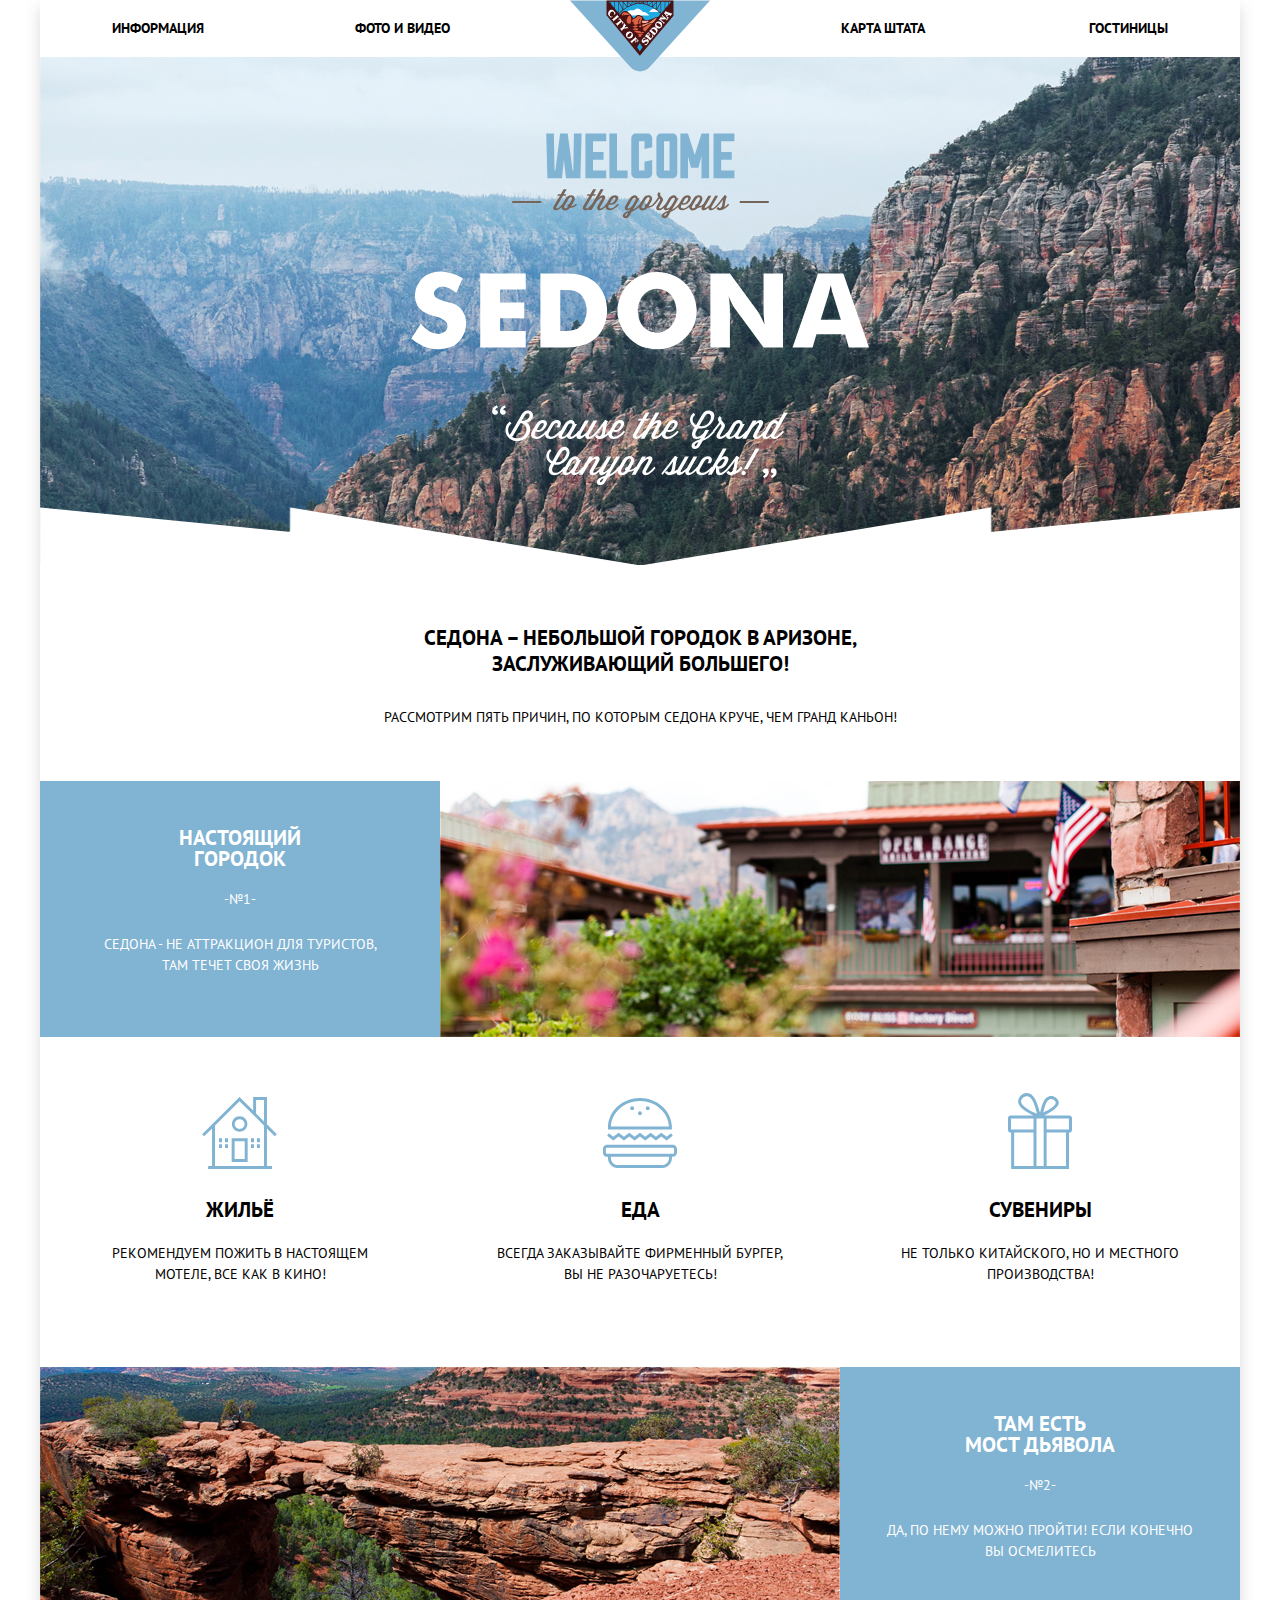
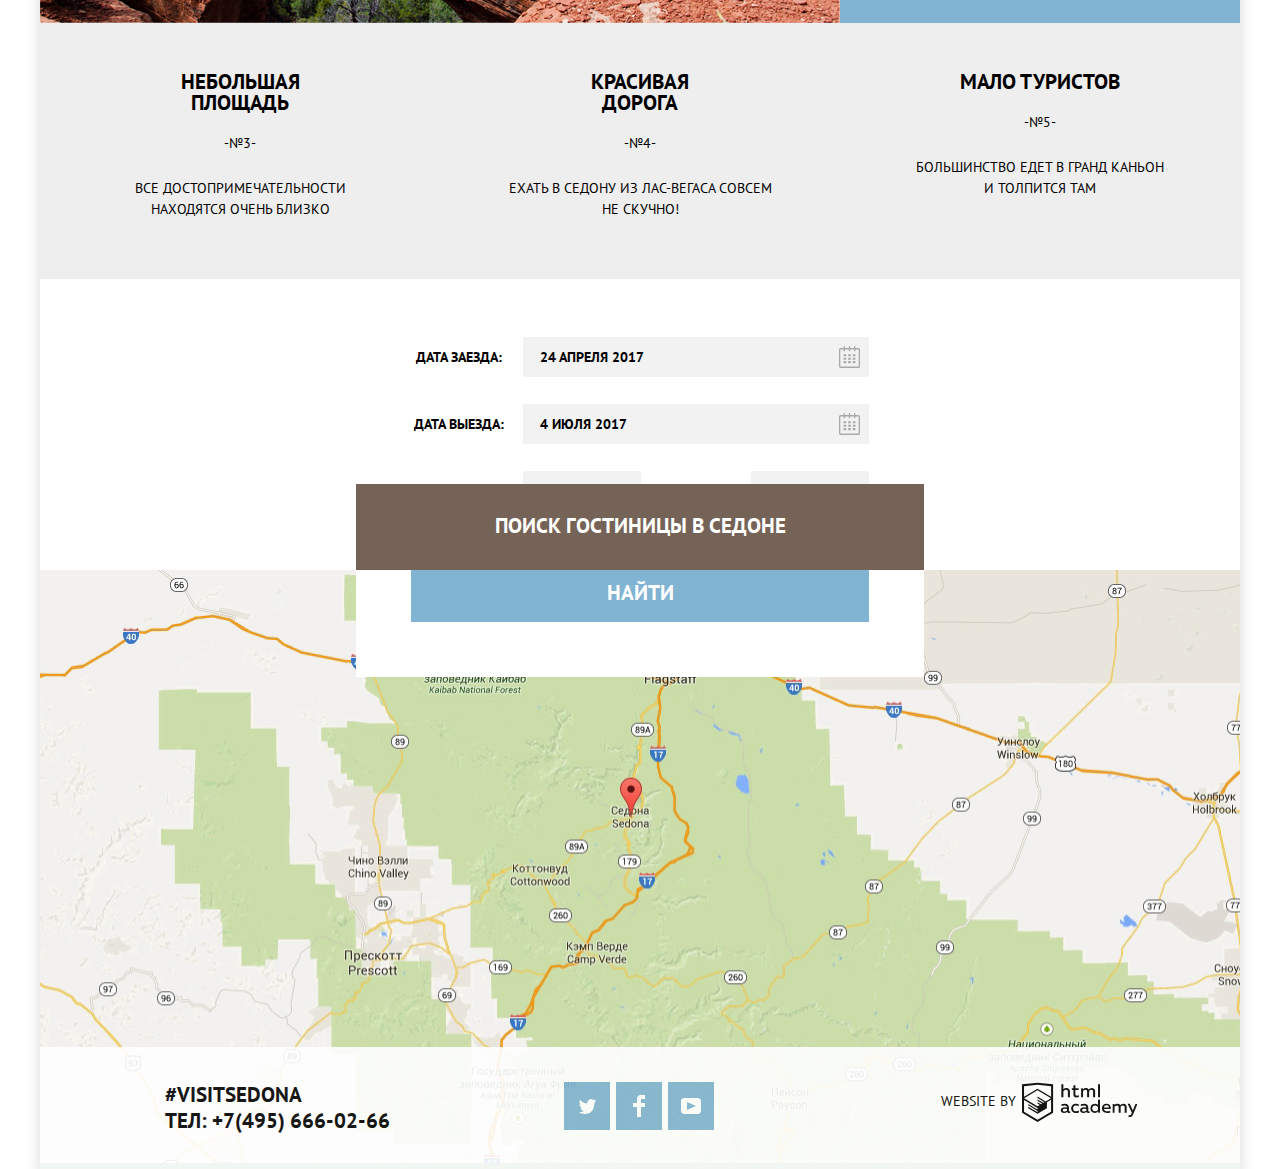
<file: index.html>
<!DOCTYPE html>
<html lang="ru">
<head>
  <meta charset="utf-8">
  <title>HTML Academy: Седона</title>
  <link href="https://fonts.googleapis.com/css?family=PT+Sans:400,700&display=swap&subset=cyrillic" rel="stylesheet">
  <link rel="stylesheet" href="css/normalize_min.css">
  <link rel="stylesheet" href="css/style_min.css">
</head>

<body>
  <div class="wrapper">
    <header class="header">
      <img class="logo" src="img/sedona_logo.svg" width="140" height="72" alt="Логотип" tabindex="1">
      <nav class="nav_menu">
        <ul class="nav_list">
          <li class="nav_item"><a class="nav_item_link" href="#">Информация</a></li>
          <li class="nav_item"><a class="nav_item_link" href="#">Фото и видео</a></li>
          <li class="nav_item"><a class="nav_item_link" href="#">Карта штата</a></li>
          <li class="nav_item"><a class="nav_item_link" href="hotels.html">Гостиницы</a></li>
        </ul>
      </nav>
    </header>

  <main>
    <section class="intro">
      <h1 class="visually_hidden">Добро пожаловать в Седону</h1>
      <img class="welcome" src="img/welcome.svg" width="459" height="353" alt="Приветствие">
      <div class="mini_wrap">
        <p>Седона – небольшой городок в Аризоне, заслуживающий большего!</p>
        <p class="five_reasons">Рассмотрим пять причин, по которым Седона круче, чем Гранд Каньон!</p>
      </div>
    </section>
    <section class="advantages">
      <h2 class="visually_hidden">Предложения</h2>
      <ul class="cards_list">
        <li class="card white_text">
          <div class="blue">
            <h3 class="card_title">Настоящий
              городок
            </h3>
            <span>-№1-</span>
            <p>Седона - не аттракцион для туристов,
              там течет своя жизнь</p>
          </div>
            <img class="city_logo" src="img/city.jpg" width="800" height="256" alt="фото города">
        </li>
        <li class="card  house">
          <h3 class="card_title">Жильё</h3>
          <p class="advantages_item">Рекомендуем пожить в настоящем
            мотеле, все как в кино!</p>
        </li>
        <li class="card food">
          <h3 class="card_title" >Еда</h3>
          <p class="advantages_item">Всегда заказывайте фирменный бургер,
          вы не разочаруетесь!</p>
        </li>
        <li class="card gifts">
          <h3 class="card_title">Сувениры</h3>
          <p class="advantages_item">Не только китайского, но и местного

            производства!</p>
        </li>
        <li class="card white_text">
            <img class="bridge_logo" src="img/bridge.jpg" width="800" height="256" alt="фото моста дьявола">
          <div class="blue">
          <h3 class="card_title">Там есть
          <br>
            мост дьявола</h3>
          <span>-№2-</span>
          <p>Да, по нему можно пройти! если конечно
            вы осмелитесь</p>
            </div>
        </li>
        <li class="card">
          <h3 class="card_title">Небольшая
            площадь</h3>
          <span>-№3-</span>
          <p class="advantages_item">Все достопримечательности
            находятся очень близко</p>
        </li>
        <li class="card">
          <h3 class="card_title">Красивая
            дорога</h3>
          <span>-№4-</span>
          <p class="advantages_item">Ехать в Седону из Лас-вегаса совсем
            не скучно!</p>
        </li>
        <li class="card">
          <h3 class="card_title">Мало

            туристов</h3>
          <span>-№5-</span>
          <p class="advantages_item">Большинство едет в Гранд Каньон
            и толпится там</p>
        </li>
        </ul>
    </section>

    <section class="offers">
      <h2>Заинтересовались?</h2>
      <p>Укажите предполагаемые даты поездки,
        <br>
        и мы покажем вам лучшие предложения гостиниц в Седоне</p>
        <a class="sedona_hotel_search" href="#">Поиск гостиницы в седоне</a>
          <form class="search modal_search" action="https://echo.htmlacademy.ru/courses">
            <fieldset class="booking">
              <div class="form_container">
                <div class="checkin">
                  <label for="datein">Дата заезда:</label>
                  <input class="checkin_date" type="text" id="datein" name="datein" placeholder="24 апреля 2017">
                  <button class="date" type="button" aria-label="Кнопка выбора даты заезда">
                    <svg class="calendar"  xmlns="http://www.w3.org/2000/svg" width="21" height="22" viewBox="0 0 21 22">
                      <path fill="#A9A9A9" d="M19.251 2.025h-2.845V.648c0-.381-.294-.689-.656-.689-.363 0-.656.308-.656.689v1.377h-3.938V.648c0-.381-.294-.689-.655-.689-.363 0-.657.308-.657.689v1.377H5.906V.648c0-.381-.294-.689-.656-.689-.363 0-.657.308-.657.689v1.377H1.75C.784 2.025 0 2.847 0 3.862v16.302C0 21.179.784 22 1.75 22h17.501c.966 0 1.749-.821 1.749-1.836V3.862c0-1.015-.783-1.837-1.749-1.837zm.437 18.139a.448.448 0 0 1-.437.459H1.75a.45.45 0 0 1-.438-.459V3.862a.45.45 0 0 1 .438-.459h2.844v1.378c0 .381.294.689.657.689.362 0 .656-.308.656-.689V3.403h3.938v1.378c0 .381.294.689.657.689.361 0 .655-.308.655-.689V3.403h3.938v1.378c0 .381.293.689.656.689.362 0 .656-.308.656-.689V3.403h2.845c.241 0 .437.206.437.459v16.302z"></path><path fill="#A9A9A9" d="M4.594 8.225h2.625v2.066H4.594zM4.594 11.668h2.625v2.067H4.594zM4.594 15.112h2.625v2.066H4.594zM9.188 15.112h2.625v2.066H9.188zM9.188 11.668h2.625v2.067H9.188zM9.188 8.225h2.625v2.066H9.188zM13.781 15.112h2.625v2.066h-2.625zM13.781 11.668h2.625v2.067h-2.625zM13.781 8.225h2.625v2.066h-2.625z">
                      </path>
                    </svg>
                  </button>
                </div>
                <div class="checkout">
                  <label for="dateout">Дата выезда:</label>
                  <input class="checkout_date" type="text" id="dateout" name="dateout" placeholder="4 июля 2017">
                  <button class="date" type="button" aria-label="Кнопка выбора даты выезда">
                    <svg class="calendar"  xmlns="http://www.w3.org/2000/svg" width="21" height="22" viewBox="0 0 21 22">
                      <path fill="#A9A9A9" d="M19.251 2.025h-2.845V.648c0-.381-.294-.689-.656-.689-.363 0-.656.308-.656.689v1.377h-3.938V.648c0-.381-.294-.689-.655-.689-.363 0-.657.308-.657.689v1.377H5.906V.648c0-.381-.294-.689-.656-.689-.363 0-.657.308-.657.689v1.377H1.75C.784 2.025 0 2.847 0 3.862v16.302C0 21.179.784 22 1.75 22h17.501c.966 0 1.749-.821 1.749-1.836V3.862c0-1.015-.783-1.837-1.749-1.837zm.437 18.139a.448.448 0 0 1-.437.459H1.75a.45.45 0 0 1-.438-.459V3.862a.45.45 0 0 1 .438-.459h2.844v1.378c0 .381.294.689.657.689.362 0 .656-.308.656-.689V3.403h3.938v1.378c0 .381.294.689.657.689.361 0 .655-.308.655-.689V3.403h3.938v1.378c0 .381.293.689.656.689.362 0 .656-.308.656-.689V3.403h2.845c.241 0 .437.206.437.459v16.302z"></path><path fill="#A9A9A9" d="M4.594 8.225h2.625v2.066H4.594zM4.594 11.668h2.625v2.067H4.594zM4.594 15.112h2.625v2.066H4.594zM9.188 15.112h2.625v2.066H9.188zM9.188 11.668h2.625v2.067H9.188zM9.188 8.225h2.625v2.066H9.188zM13.781 15.112h2.625v2.066h-2.625zM13.781 11.668h2.625v2.067h-2.625zM13.781 8.225h2.625v2.066h-2.625z">
                      </path>
                    </svg>
                  </button>
                </div>
                <div class="qty">
                  <div class="adult">
                    <label for="adults">Взрослые:</label>
                    <button class="minus" type="button" aria-label="Уменьшение количества взрослых"></button>
                    <input type="text" class="adult_qty" id="adults" placeholder="2">
                    <button class="plus" type="button" aria-label="Увеличение количества взрослых"></button>
                  </div>
                  <div class="kids">
                    <label for="kid">Дети:</label>
                    <button class="minus" type="button" aria-label="Уменьшение количества детей"></button>
                    <input type="text" class="kids_qty" id="kid" placeholder="0">
                    <button class="plus" type="button" aria-label="Увеличение количества детей"></button>
                  </div>
                </div>
                <button class="find_button" type="submit" name="submit" value="Найти">найти</button>
              </div>
            </fieldset>
          </form>
      </section>
      <div class="map_wrap">
        <img src="img/map.jpg" width="1200" height="593" alt="" aria-label="карта седоны">
        <iframe class="map" src="https://www.google.com/maps/embed?pb=!1m14!1m12!1m3!1d26189.591512058763!2d-111.79078499187304!3d34.86379133648141!2m3!1f0!2f0!3f0!3m2!1i1024!2i768!4f13.1!5e0!3m2!1sru!2sru!4v1582299801060!5m2!1sru!2sru" width="1200" height="593" style="border:0;" allowfullscreen="" aria-label="интерактивная карта седоны"></iframe>
      </div>
    </main>

    <footer class="footer">
      <section class="footer_menu">
        <h2 class="visually_hidden">Подвал</h2>
        <div class="contacts">
          <a class="hashtag" href="#">#VISITSEDONA</a>
          <a class="phone-number" href="tel:+74956660266" aria-label="Номер телефона +7(495)-666-02-66">ТЕЛ: +7(495) 666-02-66</a>
        </div>
        <ul class="social">
          <li class="icon_back">
            <a href="#" aria-label="Твиттер">
              <svg class="icon tw_icon" xmlns="http://www.w3.org/2000/svg" xmlns:xlink="http://www.w3.org/1999/xlink" width="17" height="15" viewBox="0 0 17 15">
                <image width="17" height="15" overflow="visible"/>
                <path fill="#FFF" d="M10.95.144c1.685-.496 2.984.27 3.577 1.179.673-.231 1.331-.481 2.011-.708a2.345 2.345 0 0 1-.857 1.768c.685.17 1.304-.491 1.304-.491-.169 1-1.006 1.788-1.563 2.024-.231 6.75-3.175 11.217-10.077 11.082h-.446c-.41 0-4.164-.46-4.898-1.887 2.271.196 3.893-.422 4.693-1.177-.96-.3-2.679-.477-2.979-2.95.349.106.564.228 1.19.119C1.705 8.247.374 7.53.448 5.33c.285.328 1.067.536 1.34.472C1.085 5.561-.182 2.442.894.85c1.818 1.854 3.735 3.606 7.152 3.773C8.254 2.33 9.183.793 10.95.144z"/>
              </svg>
            </a>
          </li>
          <li class="icon_back">
            <a href="#" aria-label="Фейсбук">
              <svg class=" icon fb_icon" xmlns="http://www.w3.org/2000/svg" width="12" height="22" viewBox="0 0 12 22">
                <path fill="#FFF" d="M12 4V0H8a4 4 0 0 0-4 4v4H0v4h4v10h4V12h4V8H8V4h4z"/>
              </svg>
            </a>
          </li>
          <li class="icon_back">
            <a href="#" aria-label="Ютьюб">
              <svg class="icon yt_icon" xmlns="http://www.w3.org/2000/svg" xmlns:xlink="http://www.w3.org/1999/xlink" width="20" height="16" viewBox="0 0 20 16">
                <image width="20" height="16" overflow="visible"/>
                <path fill="#ffffff" d="M17 0H3C1.35 0 0 1.35 0 3v10c0 1.65 1.35 3 3 3h14c1.65 0 3-1.35 3-3V3c0-1.65-1.35-3-3-3zM6.027 11.998V4.002L15.014 8l-8.987 3.998z"/>
              </svg>
            </a>
          </li>
        </ul>
        <div class="developer_wrap">
          <span>website by</span>
          <a href="https://htmlacademy.ru/intensive/htmlcss" class="developer_link">
            <svg class="developer" xmlns="http://www.w3.org/2000/svg" data-name="Layer 1" width="115" height="41" viewBox="0 0 113 39" aria-label="страница разработчика">
              <path fill="#000" d="M46.84 28.22a2.07 2.07 0 0 0 .58-.11v1.4a3.41 3.41 0 0 1-1.24.22 1.75 1.75 0 0 1-1.75-1 5.08 5.08 0 0 1-3.3 1.13c-1.59 0-3.06-.87-3.06-2.68 0-2.24 2.08-2.93 3.9-2.93a11.63 11.63 0 0 1 2.28.26v-.31c0-1.09-.8-1.86-2.3-1.86a7.79 7.79 0 0 0-3.15.67v-1.79a10.72 10.72 0 0 1 3.35-.58c2.48 0 4 1.18 4 3.83v3.14a.57.57 0 0 0 .69.61zm-6.76-1.19a1.42 1.42 0 0 0 1.64 1.29 3.56 3.56 0 0 0 2.53-1v-1.51a10.21 10.21 0 0 0-1.9-.22c-1.1.01-2.27.35-2.27 1.45zM53.06 20.62a5.29 5.29 0 0 1 2.7.67v1.79a4.28 4.28 0 0 0-2.42-.73 2.89 2.89 0 1 0 0 5.76 5.26 5.26 0 0 0 2.55-.67v1.8a6.58 6.58 0 0 1-2.9.6 4.42 4.42 0 0 1-4.72-4.54 4.54 4.54 0 0 1 4.79-4.68zM65.84 28.22a2.07 2.07 0 0 0 .58-.11v1.4a3.41 3.41 0 0 1-1.24.22 1.75 1.75 0 0 1-1.75-1 5.08 5.08 0 0 1-3.3 1.13c-1.59 0-3.06-.87-3.06-2.68 0-2.24 2.08-2.93 3.9-2.93a11.63 11.63 0 0 1 2.28.26v-.31c0-1.09-.8-1.86-2.3-1.86a7.79 7.79 0 0 0-3.15.67v-1.79a10.72 10.72 0 0 1 3.35-.58c2.48 0 4 1.18 4 3.83v3.14a.57.57 0 0 0 .69.61zm-6.76-1.19a1.42 1.42 0 0 0 1.64 1.29 3.56 3.56 0 0 0 2.53-1v-1.51a10.21 10.21 0 0 0-1.9-.22c-1.11.01-2.27.35-2.27 1.45zM76.67 16.85v12.76h-1.76v-1.39a4.07 4.07 0 0 1-3.35 1.62 4.62 4.62 0 0 1 0-9.22 4 4 0 0 1 3.15 1.37v-5.14h2zm-4.76 5.48a2.9 2.9 0 0 0 0 5.8 3 3 0 0 0 2.79-1.84v-2.13a3.06 3.06 0 0 0-2.79-1.83zM82.99 20.62c3.48 0 4.68 2.81 4.12 5.34h-6.58c.22 1.57 1.75 2.22 3.35 2.22a6.41 6.41 0 0 0 2.77-.62v1.68a7.5 7.5 0 0 1-3.14.6c-2.68 0-5-1.53-5-4.61a4.39 4.39 0 0 1 4.48-4.61zm.09 1.62a2.39 2.39 0 0 0-2.57 2.26h4.85a2.06 2.06 0 0 0-2.28-2.26zM89.1 29.61v-8.75h1.73v1.09a4 4 0 0 1 2.92-1.33 3 3 0 0 1 2.73 1.4 4.33 4.33 0 0 1 3.06-1.4 3.21 3.21 0 0 1 3.32 3.52v5.47h-2V24.2a1.67 1.67 0 0 0-1.73-1.84 2.94 2.94 0 0 0-2.17 1.18V29.61h-2V24.2a1.67 1.67 0 0 0-1.73-1.84 3.11 3.11 0 0 0-2.32 1.35v5.91h-2zM111.47 20.86h2l-4.1 9.93c-.95 2.28-2.19 3-3.52 3a5 5 0 0 1-1.15-.15v-1.66a3 3 0 0 0 .89.13c.95 0 1.66-.67 2.17-2l.18-.44-4.16-8.82h2.13l3 6.6zM40.66 1.53v5a4 4 0 0 1 2.83-1.2A3.41 3.41 0 0 1 47.1 8.9v5.41h-2V9.15a1.9 1.9 0 0 0-2-2.1 3.08 3.08 0 0 0-2.44 1.46v5.8h-2V1.53h2zM52.43 2.42v3.12h3.17v1.71h-3.17v4c0 1.15.53 1.53 1.66 1.53a4.71 4.71 0 0 0 1.77-.35v1.68a7.14 7.14 0 0 1-2.35.38 2.68 2.68 0 0 1-3-2.88V7.23h-1.6V5.52h1.57V2.88zM58.1 14.29V5.54h1.73v1.09a4 4 0 0 1 2.92-1.33 3 3 0 0 1 2.73 1.4 4.33 4.33 0 0 1 3.06-1.4 3.21 3.21 0 0 1 3.32 3.52v5.47h-2V8.88a1.67 1.67 0 0 0-1.73-1.84 2.94 2.94 0 0 0-2.17 1.18V14.29h-2V8.88a1.67 1.67 0 0 0-1.73-1.84 3.11 3.11 0 0 0-2.32 1.35v5.91h-2zM74.72 1.52h1.95v12.76h-1.95zM15.44.02h-.16L0 1.62v28l15.28 9.09 15.28-9.09v-28zm13.12 28.45l-13.28 7.9L2 28.47V16.99l13.22 7.87v1.43l-9.07-5.4v1.38l9.11 5.47v1.46l-9.1-5.42v1.38l9.11 5.47 9.19-5.5V19.22l4.1-2.45v11.67zm0-13.16l-3.65 2.14-1.68 1-8-4.76v1.38l6.84 4.07h-.06l-.15.09-1 .57-5.64-3.36v1.38l4.45 2.65-1.05.7-3.36-2v1.38l2.21 1.3-2.25 1.35-13.16-7.82 13.17-7.92zm0-1.39L15.21 6.05l-13.2 7.86V3.41l13.28-1.39 13.28 1.39v10.51z"/>
            </svg>
          </a>
        </div>
      </section>
    </footer>
    </div>
  <script src="js/modal_min.js"></script>
</body>
</html>
</file>
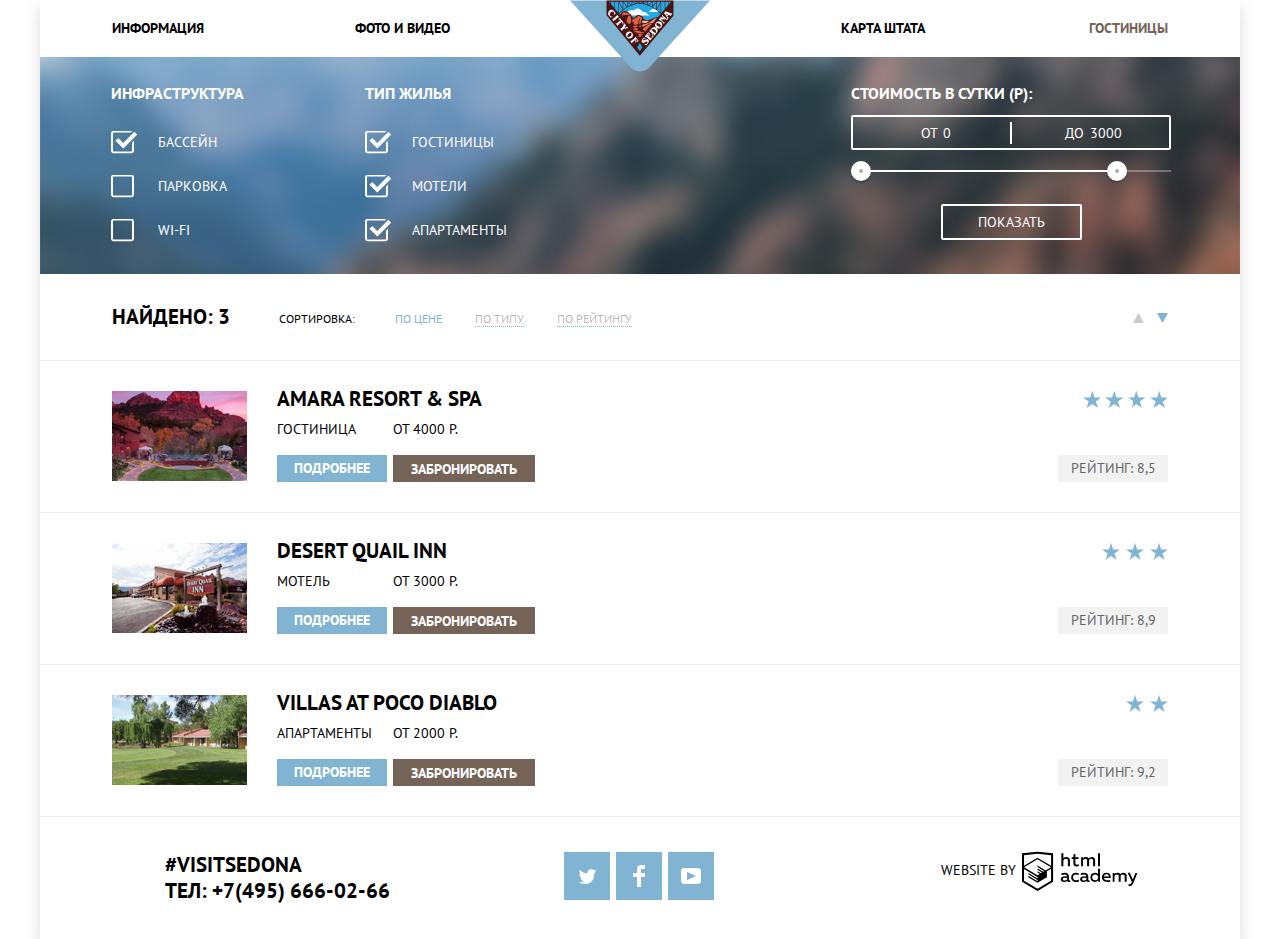
<file: hotels.html>
<!DOCTYPE html>
<html lang="ru">
<head>
  <meta charset="utf-8">
  <title>HTML Academy: Седона</title>
  <link href="https://fonts.googleapis.com/css?family=PT+Sans:400,700&display=swap&subset=cyrillic" rel="stylesheet">
  <link rel="stylesheet" href="css/normalize_min.css">
  <link rel="stylesheet" href="css/style_min.css">
</head>

<body>
  <div class="wrapper_hotels">
    <header class="header">
      <a href="index.html"><img class="logo" src="img/sedona_logo.svg" width="140" height="72" alt="Логотип. Переход на главныю страницу"></a>
      <nav class="nav_menu">
        <ul class="nav_list">
          <li class="nav_item"><a class="nav_item_link" href="#">Информация</a></li>
          <li class="nav_item"><a class="nav_item_link" href="#">Фото и видео</a></li>
          <li class="nav_item"><a class="nav_item_link" href="#">Карта штата</a></li>
          <li class="nav_item"><a class="hotels_active">Гостиницы</a></li>
        </ul>
      </nav>
    </header>

    <main>
      <form class="search_form" action="https://echo.htmlacademy.ru/courses">
        <fieldset class="structure">
          <legend>Инфраструктура</legend>
          <ul>
            <li class="filter_option">
              <input class="filter_input_checkbox" type="checkbox" checked name="checkpool" id="filter_pool">
              <label class="check_box" for="filter_pool">бассейн</label>
            </li>
            <li class="filter_option">
              <input class="filter_input_checkbox" type="checkbox" name="checkpark"  id="filter_parking">
              <label class="check_box" for="filter_parking">парковка</label>
            </li>
            <li class="filter_option">
              <input class="filter_input_checkbox" type="checkbox" name="checkwi-fi"  id="filter_wifi">
              <label class="check_box" for="filter_wifi">wi-fi</label>
            </li>
          </ul>
        </fieldset>

        <fieldset class="house_type">
          <legend>Тип жилья</legend>
          <ul>
            <li class="filter_option">
              <input class="filter_input_checkbox" type="checkbox" name="checkhotel" id="filter_housetype" checked>
              <label class="check_box" for="filter_housetype">гостиницы</label>
            </li>
            <li class="filter_option">
              <input class="filter_input_checkbox" type="checkbox" name="checkmotel" id="filter_motel" checked>
              <label class="check_box" for="filter_motel">мотели</label>
            </li>
            <li class="filter_option">
              <input class="filter_input_checkbox" type="checkbox" name="checkaprtm" id="filter_apartments" checked>
              <label class="check_box" for="filter_apartments">апартаменты</label>
            </li>

          </ul>
        </fieldset>

        <div class="filter_range">
          <div class="filter_range_title">Стоимость в сутки (р):</div>
          <div class="price_controls">
            <label class="min_price">от <input type="number" name="min_price" value="0"></label>
            <label class="max_price">до <input type="number" name="max_price" value="3000"></label>
          </div>
          <div class="range_controls">
            <div class="scale">
              <div class="bar"></div>
            </div>
            <div class="range_toggle range_toggle_min"></div>
            <div class="range_toggle range_toggle_max"></div>
          </div>
          <button class="btn_transparent" type="submit" aria-label="Показать результаты">Показать</button>
        </div>
      </form>
      <section class="results">
        <h2 class="visually_hidden">Сортировка</h2>
        <div class="sort_wrap">
    <span class="find">Найдено: 3</span>
    <span class="sort_by">сортировка:</span>
  <ul class="sort_list">
        <li class="sort_list_item3">
          <a class="sort_link_price" href="#" aria-label="сортировать по цене">по цене</a>
        </li>
        <li class="sort_list_item4">
          <a class="sort_link_type" href="#" aria-label="сортировать по типу">по типу</a>
        </li>
        <li class="sort_list_item5">
          <a class="sort_link_rate" href="#" aria-label="сортировать по рейтингу">по рейтингу</a>
        </li>
  </ul>
        <div class="arrow_buttons">
            <a href="#" aria-label="Сортировать по возрастанию">
              <svg class="arrow_up" xmlns="http://www.w3.org/2000/svg" width="11" height="10" viewBox="0 0 11 10">
              <path fill="#cacaca" d="M5.5 0L0 10h11z"/></svg>
            </a>
            <a href="#" aria-label="Сортировать по убыванию">
              <svg class="arrow_down" xmlns="http://www.w3.org/2000/svg" width="11" height="10" viewBox="0 0 11 10">
              <path fill="#cacaca" d="M5.5 10L0 0h11"/></svg>
            </a>
        </div>

  </div>

        <div class="results_wrap">
          <article class="hotel_card">
            <img src="img/amara.jpg" width="135" height="90" alt="Фото гостиницы AMARA RESORT & SPA">
            <div class="description">
              <a href="#" class="link"><h2 class="hotel_title">AMARA RESORT & SPA</h2></a>
              <div class="info">
                <span>Гостиница</span>
                <a class="more_info" href="#">Подробнее</a>
              </div>
              <div class="booking_hotel">
                <span>от 4000 р.</span>
                <button class="button_book" type="button" name="button">Забронировать</button>
              </div>
            </div>
            <div class="rating">
              <div class="stars_amara" aria-label="4 звезды"></div>
              <span class="rate">Рейтинг: 8,5</span>
            </div>
          </article>

          <article class="hotel_card">
            <img src="img/desert.jpg" width="135" height="90" alt="Фото мотеля Desert Quail Inn">
            <div class="description">
              <a href="#" class="link"><h2 class="hotel_title">Desert Quail Inn</h2></a>
              <div class="info">
                <span>Мотель</span>
                <a class="more_info" href="#">Подробнее</a>
              </div>
              <div class="booking_hotel">
                <span>от 3000 р.</span>
                <button class="button_book" type="button" name="button">Забронировать</button>
              </div>
            </div>
            <div class="rating">
              <div class="stars_quail" aria-label="3 звезды"></div>
              <span class="rate">Рейтинг: 8,9</span>
            </div>
          </article>

          <article class="hotel_card">
            <img src="img/diablo.jpg" width="135" height="90" alt="Фото апартаментов Villas at Poco Diablo">
            <div class="description">
              <a href="#" class="link"><h2 class="hotel_title">Villas at Poco Diablo</h2></a>
              <div class="info">
                <span>Апартаменты</span>
                <a class="more_info" href="#">Подробнее</a>
              </div>
              <div class="booking_hotel">
                <span>от 2000 р.</span>
                <button class="button_book" type="button" name="button">Забронировать</button>
              </div>
            </div>
            <div class="rating">
              <div class="stars_diablo" aria-label="2 звезды"></div>
              <span class="rate">Рейтинг: 9,2</span>
            </div>
          </article>
        </div>
      </section>
    </main>

        <footer class="footer_inner">
          <section class="footer_menu">
            <h2 class="visually_hidden">Подвал</h2>
            <div class="contacts">
              <a class="hashtag" href="#">#VISITSEDONA</a>
              <a class="phone-number" href="tel:+74956660266" aria-label="Номер телефона +7(495)-666-02-66">ТЕЛ: +7(495) 666-02-66</a>
            </div>
            <ul class="social">
              <li class="icon_back">
                <a href="#" aria-label="Твиттер">
                  <svg class="icon tw_icon" xmlns="http://www.w3.org/2000/svg" xmlns:xlink="http://www.w3.org/1999/xlink" width="17" height="15" viewBox="0 0 17 15">
                    <image width="17" height="15" overflow="visible"/>
                    <path fill="#FFF" d="M10.95.144c1.685-.496 2.984.27 3.577 1.179.673-.231 1.331-.481 2.011-.708a2.345 2.345 0 0 1-.857 1.768c.685.17 1.304-.491 1.304-.491-.169 1-1.006 1.788-1.563 2.024-.231 6.75-3.175 11.217-10.077 11.082h-.446c-.41 0-4.164-.46-4.898-1.887 2.271.196 3.893-.422 4.693-1.177-.96-.3-2.679-.477-2.979-2.95.349.106.564.228 1.19.119C1.705 8.247.374 7.53.448 5.33c.285.328 1.067.536 1.34.472C1.085 5.561-.182 2.442.894.85c1.818 1.854 3.735 3.606 7.152 3.773C8.254 2.33 9.183.793 10.95.144z"/>
                  </svg>
                </a>
              </li>
              <li class="icon_back">
                <a href="#" aria-label="Фейсбук">
                  <svg class=" icon fb_icon" xmlns="http://www.w3.org/2000/svg" width="12" height="22" viewBox="0 0 12 22">
                    <path fill="#FFF" d="M12 4V0H8a4 4 0 0 0-4 4v4H0v4h4v10h4V12h4V8H8V4h4z"/>
                  </svg>
                </a>
              </li>
              <li class="icon_back">
                <a href="#" aria-label="Ютьюб">
                  <svg class="icon yt_icon" xmlns="http://www.w3.org/2000/svg" xmlns:xlink="http://www.w3.org/1999/xlink" width="20" height="16" viewBox="0 0 20 16">
                    <image width="20" height="16" overflow="visible"/>
                    <path fill="#ffffff" d="M17 0H3C1.35 0 0 1.35 0 3v10c0 1.65 1.35 3 3 3h14c1.65 0 3-1.35 3-3V3c0-1.65-1.35-3-3-3zM6.027 11.998V4.002L15.014 8l-8.987 3.998z"/>
                  </svg>
                </a>
              </li>
            </ul>
            <div class="developer_wrap">
              <span>website by</span>
              <a href="https://htmlacademy.ru/intensive/htmlcss" class="developer_link">
                <svg class="developer" xmlns="http://www.w3.org/2000/svg" data-name="Layer 1" width="115" height="41" viewBox="0 0 113 39" aria-label="страница разработчика">
                  <path fill="#000" d="M46.84 28.22a2.07 2.07 0 0 0 .58-.11v1.4a3.41 3.41 0 0 1-1.24.22 1.75 1.75 0 0 1-1.75-1 5.08 5.08 0 0 1-3.3 1.13c-1.59 0-3.06-.87-3.06-2.68 0-2.24 2.08-2.93 3.9-2.93a11.63 11.63 0 0 1 2.28.26v-.31c0-1.09-.8-1.86-2.3-1.86a7.79 7.79 0 0 0-3.15.67v-1.79a10.72 10.72 0 0 1 3.35-.58c2.48 0 4 1.18 4 3.83v3.14a.57.57 0 0 0 .69.61zm-6.76-1.19a1.42 1.42 0 0 0 1.64 1.29 3.56 3.56 0 0 0 2.53-1v-1.51a10.21 10.21 0 0 0-1.9-.22c-1.1.01-2.27.35-2.27 1.45zM53.06 20.62a5.29 5.29 0 0 1 2.7.67v1.79a4.28 4.28 0 0 0-2.42-.73 2.89 2.89 0 1 0 0 5.76 5.26 5.26 0 0 0 2.55-.67v1.8a6.58 6.58 0 0 1-2.9.6 4.42 4.42 0 0 1-4.72-4.54 4.54 4.54 0 0 1 4.79-4.68zM65.84 28.22a2.07 2.07 0 0 0 .58-.11v1.4a3.41 3.41 0 0 1-1.24.22 1.75 1.75 0 0 1-1.75-1 5.08 5.08 0 0 1-3.3 1.13c-1.59 0-3.06-.87-3.06-2.68 0-2.24 2.08-2.93 3.9-2.93a11.63 11.63 0 0 1 2.28.26v-.31c0-1.09-.8-1.86-2.3-1.86a7.79 7.79 0 0 0-3.15.67v-1.79a10.72 10.72 0 0 1 3.35-.58c2.48 0 4 1.18 4 3.83v3.14a.57.57 0 0 0 .69.61zm-6.76-1.19a1.42 1.42 0 0 0 1.64 1.29 3.56 3.56 0 0 0 2.53-1v-1.51a10.21 10.21 0 0 0-1.9-.22c-1.11.01-2.27.35-2.27 1.45zM76.67 16.85v12.76h-1.76v-1.39a4.07 4.07 0 0 1-3.35 1.62 4.62 4.62 0 0 1 0-9.22 4 4 0 0 1 3.15 1.37v-5.14h2zm-4.76 5.48a2.9 2.9 0 0 0 0 5.8 3 3 0 0 0 2.79-1.84v-2.13a3.06 3.06 0 0 0-2.79-1.83zM82.99 20.62c3.48 0 4.68 2.81 4.12 5.34h-6.58c.22 1.57 1.75 2.22 3.35 2.22a6.41 6.41 0 0 0 2.77-.62v1.68a7.5 7.5 0 0 1-3.14.6c-2.68 0-5-1.53-5-4.61a4.39 4.39 0 0 1 4.48-4.61zm.09 1.62a2.39 2.39 0 0 0-2.57 2.26h4.85a2.06 2.06 0 0 0-2.28-2.26zM89.1 29.61v-8.75h1.73v1.09a4 4 0 0 1 2.92-1.33 3 3 0 0 1 2.73 1.4 4.33 4.33 0 0 1 3.06-1.4 3.21 3.21 0 0 1 3.32 3.52v5.47h-2V24.2a1.67 1.67 0 0 0-1.73-1.84 2.94 2.94 0 0 0-2.17 1.18V29.61h-2V24.2a1.67 1.67 0 0 0-1.73-1.84 3.11 3.11 0 0 0-2.32 1.35v5.91h-2zM111.47 20.86h2l-4.1 9.93c-.95 2.28-2.19 3-3.52 3a5 5 0 0 1-1.15-.15v-1.66a3 3 0 0 0 .89.13c.95 0 1.66-.67 2.17-2l.18-.44-4.16-8.82h2.13l3 6.6zM40.66 1.53v5a4 4 0 0 1 2.83-1.2A3.41 3.41 0 0 1 47.1 8.9v5.41h-2V9.15a1.9 1.9 0 0 0-2-2.1 3.08 3.08 0 0 0-2.44 1.46v5.8h-2V1.53h2zM52.43 2.42v3.12h3.17v1.71h-3.17v4c0 1.15.53 1.53 1.66 1.53a4.71 4.71 0 0 0 1.77-.35v1.68a7.14 7.14 0 0 1-2.35.38 2.68 2.68 0 0 1-3-2.88V7.23h-1.6V5.52h1.57V2.88zM58.1 14.29V5.54h1.73v1.09a4 4 0 0 1 2.92-1.33 3 3 0 0 1 2.73 1.4 4.33 4.33 0 0 1 3.06-1.4 3.21 3.21 0 0 1 3.32 3.52v5.47h-2V8.88a1.67 1.67 0 0 0-1.73-1.84 2.94 2.94 0 0 0-2.17 1.18V14.29h-2V8.88a1.67 1.67 0 0 0-1.73-1.84 3.11 3.11 0 0 0-2.32 1.35v5.91h-2zM74.72 1.52h1.95v12.76h-1.95zM15.44.02h-.16L0 1.62v28l15.28 9.09 15.28-9.09v-28zm13.12 28.45l-13.28 7.9L2 28.47V16.99l13.22 7.87v1.43l-9.07-5.4v1.38l9.11 5.47v1.46l-9.1-5.42v1.38l9.11 5.47 9.19-5.5V19.22l4.1-2.45v11.67zm0-13.16l-3.65 2.14-1.68 1-8-4.76v1.38l6.84 4.07h-.06l-.15.09-1 .57-5.64-3.36v1.38l4.45 2.65-1.05.7-3.36-2v1.38l2.21 1.3-2.25 1.35-13.16-7.82 13.17-7.92zm0-1.39L15.21 6.05l-13.2 7.86V3.41l13.28-1.39 13.28 1.39v10.51z"/>
                </svg>
              </a>
            </div>
          </section>
        </footer>
      </div>
    </body>
  </html>
</file>
<file: css/style_min.css>
body{margin:0 auto;padding:0;font-family:'PT Sans','Arial',sans-serif;font-weight:400;font-size:14px;line-height:21px;text-transform:uppercase;text-align:center;-webkit-box-sizing:border-box;box-sizing:border-box;background-position:top;background-repeat:no-repeat}a{text-decoration:none}.wrapper,.wrapper_hotels{width:1200px;text-align:center;margin:0 auto;-webkit-box-shadow:0 7px 15px 0 rgba(0,1,1,.15);box-shadow:0 7px 15px 0 rgba(0,1,1,.15)}.wrapper{position:relative}.nav_list{display:-webkit-box;display:-ms-flexbox;display:flex;justify-content:flex-start;flex-wrap:wrap;list-style:none;font-weight:800;margin:0;padding:0;background-color:#fff;position:relative}.nav_item{padding:18px 0;width:25%;box-sizing:border-box}.nav_item:nth-child(4n+1){padding-left:72px;padding-right:15px;text-align:left}.nav_item:nth-child(2n+2){padding-right:50px;padding-left:15px;text-align:left}.nav_item:nth-child(4n+3){padding-left:50px;padding-right:15px;text-align:right}.nav_item:nth-child(4n+4){padding-left:15px;padding-right:72px;text-align:right}.nav_item_link{color:#000}.hotels_active{color:#766357}.intro{background-image:url(../img/polygon.png),url(../img/background.jpg);background-color:#3e74a3;background-position:-1px 450px,0 -56px;background-repeat:no-repeat;text-align:center;width:100%;margin-top:0;-webkit-box-sizing:border-box;box-sizing:border-box}.intro p:first-of-type{font-size:21px;font-weight:800;line-height:26px;display:block;width:440px;margin-left:380px;margin-bottom:30px;padding-top:60px}.five_reasons{padding:0 200px}.logo{position:absolute;top:0;left:50%;-webkit-transform:translate(-50%);-ms-transform:translate(-50%);transform:translate(-50%);z-index:1}.welcome{margin-top:76px}.mini_wrap{min-height:216px;margin-top:73px;background-color:#fff;padding-bottom:0}.cards_list{margin:0;padding:0;-webkit-box-sizing:inherit;box-sizing:inherit;display:-webkit-box;display:-ms-flexbox;display:flex;-ms-flex-wrap:wrap;flex-wrap:wrap;list-style:none}.card{min-width:400px}.card_title{width:160px;font-size:21px;font-weight:700;line-height:21px;margin:0 auto;margin-bottom:20px}.white_text{display:-webkit-box;display:-ms-flexbox;display:flex;color:#fff;background-color:#81b3d2}.white_text p{padding-top:10px}.city_logo,.bridge_logo{display:block;background-color:#81b3d2;min-height:256px}.blue{width:400px;background-color:#81b3d2;padding:46px 40px}.cards_list li:nth-child(n+2):nth-child(-n+4){min-height:330px;padding-top:162px;padding-bottom:40px;-webkit-box-sizing:border-box;box-sizing:border-box}.advantages_item{margin-left:50px;margin-right:50px;padding-top:3px;width:300px}.house{background-image:url(../img/icon_1.svg);background-repeat:no-repeat;background-position:162px 60px}.food{background-image:url(../img/icon_3.svg);background-repeat:no-repeat;background-position:163px 61px}.gifts{background-image:url(../img/icon_2.svg);background-repeat:no-repeat;background-position:168px 56px}.cards_list li:nth-child(n+6):nth-child(-n+8){min-height:256px;padding-top:48px;-webkit-box-sizing:border-box;box-sizing:border-box;background-color:#eee}.cards_list li:nth-child(n+6):nth-child(-n+8) p{padding-top:10px}.wrapper_hotels{background-color:#597897;background-image:url(../img/filter_background.jpg);background-repeat:no-repeat;background-position:left 0 top -235px}.results{background-color:white}.sort_wrap{width:1200px;display:flex;margin:0 auto;padding:30px 72px;box-sizing:border-box;border-bottom:1px solid #eee}.find,.sort_by{display:block}.find{font-size:21px;font-weight:800;line-height:26px}.sort_by{margin-left:49px;font-size:12px;line-height:18px;padding-top:6px}.sort_list{display:-webkit-box;display:-ms-flexbox;display:flex;-webkit-box-align:baseline;-ms-flex-align:baseline;align-items:center;list-style:none;font-size:12px;line-height:18px;text-transform:uppercase;margin:0;padding:0;padding-top:4px}.sort_list_item3{margin-left:40px}.sort_list_item4,.sort_list_item5{margin-left:33px}.arrow_buttons{margin-left:auto;padding-top:4px}.arrow_buttons a:first-child{margin-right:9px}.arrow_down path{fill:#81b3d2}.sort_link_price{color:#81b3d2}.sort_link_type,.sort_link_rate{color:rgba(0,0,0,.3);border-bottom:1px dotted #81b3d2}.header{margin-top:0;position:relative}.visually_hidden{position:absolute;clip:rect(0 0 0 0);width:1px;height:1px;margin:-1px}.search .button{font-size:21px;font-weight:700;line-height:26px}.advantages{text-align:center}.respond .button{font-size:21px;font-weight:700;text-transform:uppercase;line-height:26px;width:568px;height:86px;background-color:#766357;color:#fff;border:none}.hotel_card{width:1200px;display:-webkit-box;display:-ms-flexbox;display:flex;-ms-flex-wrap:wrap;flex-wrap:wrap;padding:30px 72px;border-bottom:1px solid #eee;-webkit-box-sizing:border-box;box-sizing:border-box}.hotel_card img{background-color:#dca89a}.description{display:-webkit-box;display:-ms-flexbox;display:flex;width:258px;-ms-flex-wrap:wrap;flex-wrap:wrap;margin-left:30px}.hotel_title{font-size:21px;font-weight:800;line-height:16px;margin:0;margin-bottom:12px}.info,.booking_hotel{display:flex;flex-wrap:wrap;align-content:space-between;min-height:63px;text-align:left}.info{width:110px}.booking_hotel{width:142px;margin-left:6px}.booking_hotel span,.info span{display:inline-block;padding-bottom:14px;vertical-align:top}.more_info{color:white;background-color:#81b3d2;display:block;width:110px;height:27px;font-size:14px;font-weight:800;line-height:26px;text-align:center}.button_book{width:142px;height:27px;background-color:#766357;font-size:14px;font-weight:800;line-height:26px;text-transform:uppercase;border:none;color:white}.rating{margin-left:auto;position:relative;width:110px}.stars_amara{width:85px;height:27px;background-image:url(../img/star.svg);background-size:18px 17px;background-repeat:space no-repeat;right:0;position:absolute}.stars_quail{width:66px;height:27px;background-image:url(../img/star.svg);background-size:18px 17px;background-repeat:space no-repeat;right:0;position:absolute}.stars_diablo{width:42px;height:27px;background-image:url(../img/star.svg);background-size:18px 17px;background-repeat:space no-repeat;right:0;position:absolute}.rate{display:block;font-size:14px;line-height:26px;position:absolute;bottom:0;min-height:27px;text-align:center;background-color:#f2f2f2;color:#666;width:110px}.icon_back{background-color:#81b3d2;width:46px;height:48px}.footer{position:absolute;bottom:0;background-color:white;width:1200px;opacity:.9}.footer_inner{background-color:white;width:1200px}.footer_menu{display:-webkit-box;display:-ms-flexbox;display:flex;padding:35px 103px 33px 125px}.contacts{width:230px;font-size:21px;font-weight:800;line-height:24px;text-align:left}.contacts a{display:inline-block;line-height:26px;vertical-align:baseline;color:#000}.social{display:-webkit-box;display:-ms-flexbox;display:flex;flex-wrap:wrap;width:150px;margin:0;margin-left:169px;padding:0;list-style:none;-webkit-box-pack:justify;-ms-flex-pack:justify;justify-content:space-between}.icon_back{margin-bottom:6px;width:46px;height:48px;background-color:#81b3d2;text-align:center;vertical-align:middle}.tw_icon{margin-top:17px}.fb_icon{margin-top:13px}.yt_icon{margin-top:16px}.developer_wrap{margin-left:auto;display:inline-flex;align-items:center;height:46px}.developer_wrap span{display:inline-block;margin-right:6px;padding-bottom:8px}.search_form{color:white;padding-bottom:24px;display:-webkit-box;display:-ms-flexbox;display:flex}.search_form fieldset{margin-left:60px;margin-right:40px;margin-top:26px;border:none;text-align:left}.search_form legend{font-size:16px;font-weight:800}.search_form ul{margin:0;padding:0;list-style:none;text-align:left}.check_box{cursor:pointer}.filter_option{display:block;position:relative;left:30px;cursor:pointer;margin-top:23px}.filter_option input[type='checkbox']{opacity:0}.filter_input_checkbox:not(:checked) + label::before,.filter_input_checkbox:checked + label::before,.filter_input_checkbox:disabled + label::before,.filter_input_checkbox:disabled:checked + label::before{content:'';position:absolute;top:10px;-webkit-transform:translate(0,-50%);-ms-transform:translate(0,-50%);transform:translate(0,-50%);left:-30px;width:27px;height:23px;background-image:url(../img/checkbox_off.svg);background-repeat:no-repeat;overflow:visible}.filter_input_checkbox:checked + label::before{background-image:url(../img/checkbox_on.svg)}.filter_input_checkbox:disabled + label::before{background-image:url(../img/checkbox_dsbld_off.svg);cursor:default}.filter_input_checkbox:disabled:checked + label::before{background-image:url(../img/checkbox_dsbld_on.svg);cursor:default}.filter_input_checkbox:disabled + label{cursor:default;color:#6a6a6a}.filter_option input[type='checkbox']:focus + label::before{outline:rgb(0,0,0) solid 1px}.filter_range{width:320px;margin-left:324px;margin-top:26px;color:#fff;text-transform:uppercase}.filter_range_title{margin-bottom:11px;text-align:left;font-weight:600;font-size:16px;line-height:21px}.price_controls{position:relative;height:31px;margin-bottom:20px;font-size:0;border:2px solid #fff;border-radius:2px}.price_controls::after{content:'';position:absolute;top:50%;left:50%;width:2px;height:22px;background:#fff;-webkit-transform:translate(-50%,-50%);-ms-transform:translate(-50%,-50%);transform:translate(-50%,-50%)}.price_controls label{display:inline-block;font-size:14px;line-height:33px;vertical-align:top;cursor:pointer}.price_controls .min_price,.price_controls .max_price{width:90px;padding-left:54px;text-align:left}.min_price{padding-left:48px}.price_controls input{width:50px;margin:0;color:inherit;font:inherit;line-height:100%;background:none;border:none}.price_controls input[type='number']::-webkit-outer-spin-button,.price_controls input[type='number']::-webkit-inner-spin-button{-webkit-appearance:none;margin:0}.price_controls input[type='number']{-moz-appearance:textfield}.range_controls{position:relative;margin-bottom:32px}.range_controls .scale{height:2px;background:rgba(255,255,255,.3)}.range_controls .bar{width:80%;height:2px;background:#fff}.range_toggle{position:absolute;top:-9px;width:4px;height:4px;background:#ababab;border:8px solid #fff;border-radius:50%;-webkit-box-shadow:0 2px 1px 0 rgba(0,1,1,.2);box-shadow:0 2px 1px 0 rgba(0,1,1,.2);cursor:pointer}.range_toggle:hover{background:#1c4f80}.range_toggle_min{left:0}.range_toggle_max{left:80%}.btn_transparent{display:block;margin:0 auto;padding:6px 35px;font-size:14px;line-height:20px;color:#fff;text-transform:uppercase;background:transparent;border:2px solid #fff;border-radius:2px;cursor:pointer}.btn_transparent:hover,.btn_transparent:focus{color:#000;background:#fff}.nav_item a:hover,.nav_item a:focus{color:#81b3d2}.nav_item a:active{color:rgba(0,0,0,.3)}.more_info:hover,.more_info:focus{background-color:#669ec0}.more_info:active{background-color:#5496bd;color:rgba(255,255,255,.3)}.button_book:hover,.button_book:focus{background-color:#604e43}.button_book:active{background-color:#503e33;color:rgba(255,255,255,.3)}.link{color:#000}.link:hover,.link:focus{color:#81b3d2}.link:active{color:rgba(0,0,0,.3)}.icon_back:hover,.icon_back:focus{background-color:#669ec0}.icon_back:active{background-color:#5496bd}.icon:active path{fill:rgba(255,255,255,.3)}.developer:hover path{fill:#81b3d2}.developer:active path{fill:#bdbbbc}.sort_link_price:hover,.sort_link_price:focus{border-bottom:1px dotted #81b3d2}.sort_link_price:active{color:#000;border:none}.sort_link_type:hover,.sort_link_type:focus{color:#81b3d2}.sort_link_type:active{color:#000;border:none}.sort_link_rate:hover,.sort_link_rate:focus{color:#81b3d2}.sort_link_rate:active{color:#000;border:none}.sort_list_item6:hover path{fill:#000}.sort_list_item6:active path{fill:#81b3d2}.sort_list_item7:hover path{fill:#000}.sort_list_item7:active path{fill:#81b3d2}.minus:hover::before,.plus:hover::before,.plus:hover::after,.minus:focus::before,.plus:focus::before,.plus:focus::after{background-color:#000}.minus:active::before,.plus:active::before,.plus:active::after{background-color:#81B3D2}.offers{min-height:291px;position:relative;padding:0 200px;padding-top:50px;-webkit-box-sizing:border-box;box-sizing:border-box;z-index:3}.offers h2{margin-top:0;font-size:30px;line-height:36px}.offers p{line-height:24px}.sedona_hotel_search{display:inline-block;position:absolute;left:316px;bottom:0;width:568px;height:86px;font-size:21px;font-weight:800;background-color:#766357;color:white;border:none;vertical-align:middle;padding-top:31px;-webkit-box-sizing:border-box;box-sizing:border-box;z-index:4}.booking{width:568px;margin:0 auto;padding:0;border:none;-webkit-box-shadow:0 7px 15px 0 rgba(0,1,1,.15);box-shadow:0 7px 15px 0 rgba(0,1,1,.15);font-weight:800;line-height:26px}.form_container{width:568px;display:-webkit-box;display:-ms-flexbox;display:flex;-ms-flex-wrap:wrap;flex-wrap:wrap;margin:0 auto;padding:55px;-webkit-box-sizing:border-box;box-sizing:border-box;background-color:#fff;position:absolute;top:3px;z-index:2}.checkin_date,.checkout_date{width:286px;height:34px;padding-left:15px;padding-right:45px;border:2px solid transparent;background-color:#f2f2f2;font-size:14px;text-transform:uppercase;line-height:26px;font-weight:900;color:#000;position:relative}.checkin_date:hover,.checkout_date:hover,.checkin_date:focus,.checkout_date:focus{background-color:#fff;border:2px solid #e5e5e5;outline:0}.form_container input[type='text']::-webkit-input-placeholder{color:#000;font-size:14px;font-weight:800;text-transform:uppercase}.form_container input[type='text']::-moz-placeholder{color:#000;font-size:14px;font-weight:800;text-transform:uppercase}.form_container input[type='text']:-ms-input-placeholder{color:#000;font-size:14px;font-weight:800;text-transform:uppercase}.form_container input[type='text']::-ms-input-placeholder{color:#000;font-size:14px;font-weight:800;text-transform:uppercase}.form_container input[type='text']::placeholder{color:#000;font-size:14px;font-weight:800;text-transform:uppercase}.checkin,.checkout{display:-webkit-box;display:-ms-flexbox;display:flex;position:relative;-webkit-box-align:center;-ms-flex-align:center;align-items:center;width:458px;min-height:38px;margin-bottom:27px}.checkin label,.checkout label{width:97px;display:block;margin-right:17px;word-break:break-word}.date{width:38px;height:38px;position:absolute;right:0;border:none;background-color:transparent}.calendar{position:absolute;right:9px;-webkit-transform:translateY(-50%);-ms-transform:translateY(-50%);transform:translateY(-50%)}.calendar:hover path,.calendar:focus path{fill:#000}.calendar:active path{fill:#81b3d2}.qty{display:-webkit-box;display:-ms-flexbox;display:flex;width:458px;min-height:38px;-webkit-box-pack:justify;-ms-flex-pack:justify;justify-content:space-between;margin-bottom:55px}.adult,.kids{display:-webkit-box;display:-ms-flexbox;display:flex;justify-content:flex-end;-webkit-box-align:center;-ms-flex-align:center;align-items:center;word-break:break-word}.adult label,.kids label{display:block;margin-right:22px;width:90px;text-align:left}.kids label{width:90px;text-align:right;margin-right:20px;padding:0 6px;box-sizing:border-box}.minus,.plus{width:38px;height:38px;border:none;background-color:#f2f2f2;position:relative}.adult_qty,.kids_qty{width:38px;height:34px;padding:0;border:2px solid transparent;background-color:#f2f2f2;text-align:center;font-size:14px;text-transform:uppercase;line-height:26px;font-weight:900;color:#000}.adult_qty:hover,.kids_qty:hover,.adult_qty:focus,.kids_qty:focus{background-color:#fff;border:2px solid #e5e5e5;outline:0}.minus::before{position:absolute;content:'';width:11px;height:3px;left:50px;top:0;background-color:#a9a9a9;top:45%;left:38%}.plus::before{position:absolute;content:'';width:11px;height:3px;background-color:#a9a9a9;top:45%;left:38%;-webkit-transform:rotate(90deg);-ms-transform:rotate(90deg);transform:rotate(90deg)}.plus::after{position:absolute;content:'';width:11px;height:3px;background-color:#a9a9a9;top:45%;left:38%}.find_button{display:block;width:458px;height:58px;background-color:#81b3d2;border:none;color:white;font-size:21px;text-transform:inherit;font-weight:inherit}.map_wrap{position:relative;background-color:#77a88c;min-height:594px}.map{position:absolute;top:0;left:0}@-webkit-keyframes shake{0%,100%{-webkit-transform:translate(0,0);transform:translate(0,0)}10%,30%,50%,70%,90%{-webkit-transform:translate(-10px,0);transform:translate(-10px,0)}20%,40%,60%,80%{-webkit-transform:translate(10px,0);transform:translate(10px,0)}}@keyframes shake{0%,100%{-webkit-transform:translate(0,-3px);transform:translate(0,0)}10%,30%,50%,70%,90%{-webkit-transform:translate(-10px,-3px);transform:translate(-10px,0)}20%,40%,60%,80%{-webkit-transform:translate(10px,-3px);transform:translate(10px,-3px)}}.modal_search{display:block;animation:bounce-down 1s ease;animation-fill-mode:forwards}.modal_error{position:absolute;top:99%;left:316px;-webkit-animation:shake 0.6s;animation:shake 0.6s}.modal_hide{animation:bounce-up 0.5s linear;animation-fill-mode:forwards}@-webkit-keyframes bounce-down{0%{-webkit-transform:translateY(-50px);transform:translateY(-50px);opacity:0}70%{-webkit-transform:translateY(115px);transform:translateY(115px)}90%{-webkit-transform:translateY(100px);transform:translateY(100px)}100%{-webkit-transform:translateY(115px);transform:translateY(115px);opacity:1}}@keyframes bounce-down{0%{-webkit-transform:translateY(-50px);transform:translateY(-50px);opacity:0}70%{-webkit-transform:translateY(115px);transform:translateY(115px)}90%{-webkit-transform:translateY(75px);transform:translateY(75px)}100%{-webkit-transform:translateY(115px);transform:translateY(115px);opacity:1}}@-webkit-keyframes bounce-up{0%{-webkit-transform:translateY(115px);transform:translateY(115px);opacity:1}70%{-webkit-transform:translateY(100px);transform:translateY(100px)}90%{-webkit-transform:translateY(115px);transform:translateY(115px)}100%{-webkit-transform:translateY(-200px);transform:translateY(-200px);opacity:0}}@keyframes bounce-up{0%{-webkit-transform:translateY(115px);transform:translateY(115px);opacity:1}50%{-webkit-transform:translateY(50px);transform:translateY(50px);opacity:.5}100%{-webkit-transform:translateY(-50px);transform:translateY(-50px);opacity:0}}
</file>
